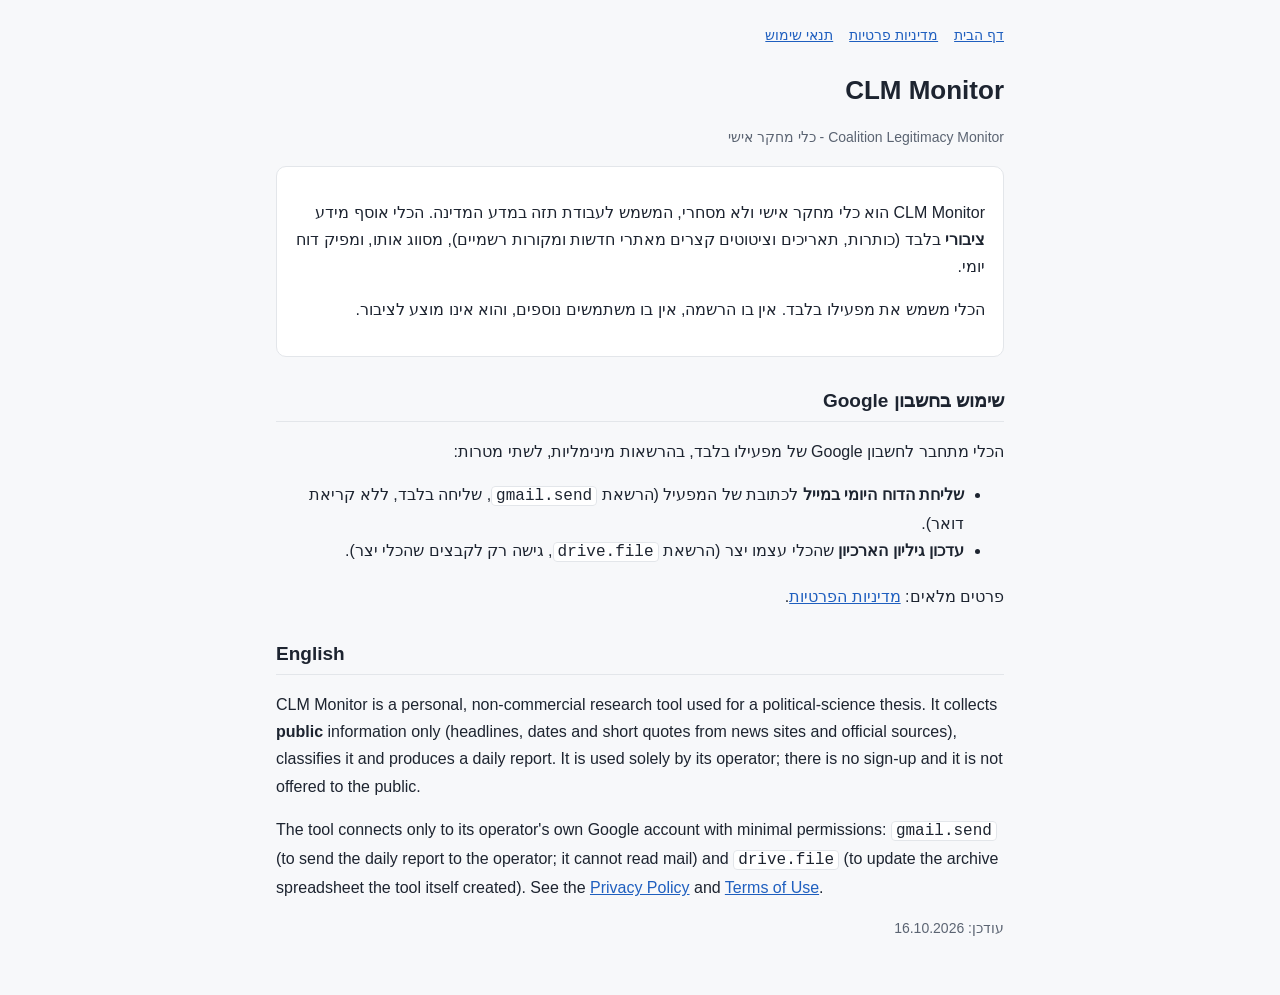
<file: index.html>
<!doctype html>
<html lang="he" dir="rtl">
<head>
<meta charset="utf-8">
<meta name="viewport" content="width=device-width, initial-scale=1">
<title>CLM Monitor</title>
<meta name="description" content="CLM Monitor - כלי מחקר אישי לניטור שיח פוליטי ציבורי">
<link rel="stylesheet" href="style.css?v=2">
</head>
<body>
<main>
<nav><a href="./">דף הבית</a><a href="privacy.html">מדיניות פרטיות</a><a href="terms.html">תנאי שימוש</a></nav>
<h1>CLM Monitor</h1>
<p class="muted">Coalition Legitimacy Monitor - כלי מחקר אישי</p>

<div class="card">
<p>CLM Monitor הוא כלי מחקר אישי ולא מסחרי, המשמש לעבודת תזה במדע המדינה. הכלי אוסף מידע <b>ציבורי</b> בלבד (כותרות, תאריכים וציטוטים קצרים מאתרי חדשות ומקורות רשמיים), מסווג אותו, ומפיק דוח יומי.</p>
<p>הכלי משמש את מפעילו בלבד. אין בו הרשמה, אין בו משתמשים נוספים, והוא אינו מוצע לציבור.</p>
</div>

<h2>שימוש בחשבון Google</h2>
<p>הכלי מתחבר לחשבון Google של מפעילו בלבד, בהרשאות מינימליות, לשתי מטרות:</p>
<ul>
<li><b>שליחת הדוח היומי במייל</b> לכתובת של המפעיל (הרשאת <code>gmail.send</code>, שליחה בלבד, ללא קריאת דואר).</li>
<li><b>עדכון גיליון הארכיון</b> שהכלי עצמו יצר (הרשאת <code>drive.file</code>, גישה רק לקבצים שהכלי יצר).</li>
</ul>
<p>פרטים מלאים: <a href="privacy.html">מדיניות הפרטיות</a>.</p>

<div class="en">
<h2>English</h2>
<p>CLM Monitor is a personal, non-commercial research tool used for a political-science thesis. It collects <b>public</b> information only (headlines, dates and short quotes from news sites and official sources), classifies it and produces a daily report. It is used solely by its operator; there is no sign-up and it is not offered to the public.</p>
<p>The tool connects only to its operator's own Google account with minimal permissions: <code>gmail.send</code> (to send the daily report to the operator; it cannot read mail) and <code>drive.file</code> (to update the archive spreadsheet the tool itself created). See the <a href="privacy.html">Privacy Policy</a> and <a href="terms.html">Terms of Use</a>.</p>
</div>
<p class="muted">עודכן: 16.10.2026</p>
</main>
</body>
</html>
</file>
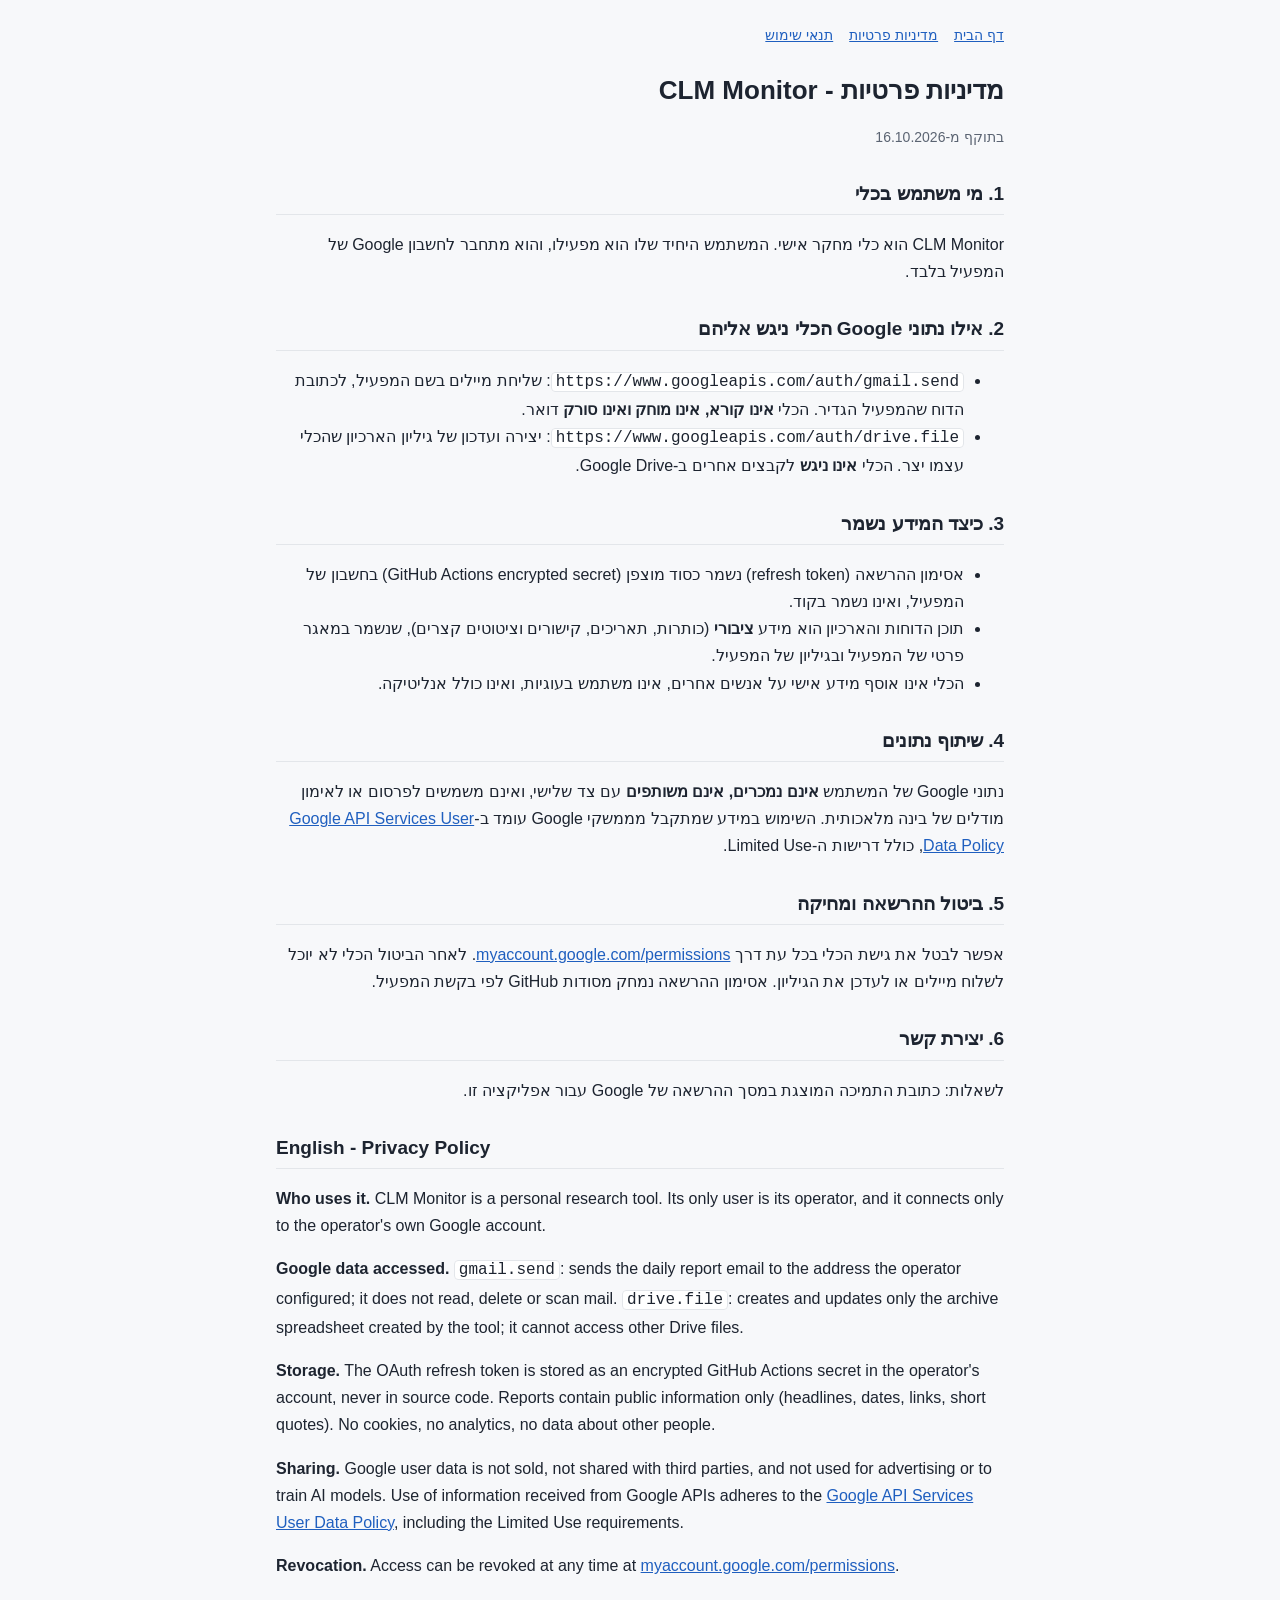
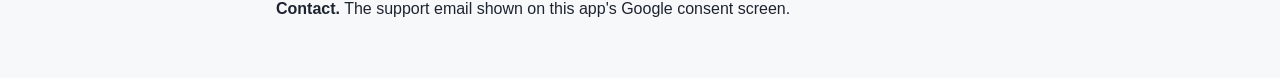
<file: privacy.html>
<!doctype html>
<html lang="he" dir="rtl">
<head>
<meta charset="utf-8">
<meta name="viewport" content="width=device-width, initial-scale=1">
<title>CLM Monitor - Privacy Policy</title>
<link rel="stylesheet" href="style.css?v=2">
</head>
<body>
<main>
<nav><a href="./">דף הבית</a><a href="privacy.html">מדיניות פרטיות</a><a href="terms.html">תנאי שימוש</a></nav>
<h1>מדיניות פרטיות - CLM Monitor</h1>
<p class="muted">בתוקף מ-16.10.2026</p>

<h2>1. מי משתמש בכלי</h2>
<p>CLM Monitor הוא כלי מחקר אישי. המשתמש היחיד שלו הוא מפעילו, והוא מתחבר לחשבון Google של המפעיל בלבד.</p>

<h2>2. אילו נתוני Google הכלי ניגש אליהם</h2>
<ul>
<li><code>https://www.googleapis.com/auth/gmail.send</code>: שליחת מיילים בשם המפעיל, לכתובת הדוח שהמפעיל הגדיר. הכלי <b>אינו קורא, אינו מוחק ואינו סורק</b> דואר.</li>
<li><code>https://www.googleapis.com/auth/drive.file</code>: יצירה ועדכון של גיליון הארכיון שהכלי עצמו יצר. הכלי <b>אינו ניגש</b> לקבצים אחרים ב-Google Drive.</li>
</ul>

<h2>3. כיצד המידע נשמר</h2>
<ul>
<li>אסימון ההרשאה (refresh token) נשמר כסוד מוצפן (GitHub Actions encrypted secret) בחשבון של המפעיל, ואינו נשמר בקוד.</li>
<li>תוכן הדוחות והארכיון הוא מידע <b>ציבורי</b> (כותרות, תאריכים, קישורים וציטוטים קצרים), שנשמר במאגר פרטי של המפעיל ובגיליון של המפעיל.</li>
<li>הכלי אינו אוסף מידע אישי על אנשים אחרים, אינו משתמש בעוגיות, ואינו כולל אנליטיקה.</li>
</ul>

<h2>4. שיתוף נתונים</h2>
<p>נתוני Google של המשתמש <b>אינם נמכרים, אינם משותפים</b> עם צד שלישי, ואינם משמשים לפרסום או לאימון מודלים של בינה מלאכותית. השימוש במידע שמתקבל מממשקי Google עומד ב-<a href="https://developers.google.com/terms/api-services-user-data-policy">Google API Services User Data Policy</a>, כולל דרישות ה-Limited Use.</p>

<h2>5. ביטול ההרשאה ומחיקה</h2>
<p>אפשר לבטל את גישת הכלי בכל עת דרך <a href="https://myaccount.google.com/permissions">myaccount.google.com/permissions</a>. לאחר הביטול הכלי לא יוכל לשלוח מיילים או לעדכן את הגיליון. אסימון ההרשאה נמחק מסודות GitHub לפי בקשת המפעיל.</p>

<h2>6. יצירת קשר</h2>
<p>לשאלות: כתובת התמיכה המוצגת במסך ההרשאה של Google עבור אפליקציה זו.</p>

<div class="en">
<h2>English - Privacy Policy</h2>
<p><b>Who uses it.</b> CLM Monitor is a personal research tool. Its only user is its operator, and it connects only to the operator's own Google account.</p>
<p><b>Google data accessed.</b> <code>gmail.send</code>: sends the daily report email to the address the operator configured; it does not read, delete or scan mail. <code>drive.file</code>: creates and updates only the archive spreadsheet created by the tool; it cannot access other Drive files.</p>
<p><b>Storage.</b> The OAuth refresh token is stored as an encrypted GitHub Actions secret in the operator's account, never in source code. Reports contain public information only (headlines, dates, links, short quotes). No cookies, no analytics, no data about other people.</p>
<p><b>Sharing.</b> Google user data is not sold, not shared with third parties, and not used for advertising or to train AI models. Use of information received from Google APIs adheres to the <a href="https://developers.google.com/terms/api-services-user-data-policy">Google API Services User Data Policy</a>, including the Limited Use requirements.</p>
<p><b>Revocation.</b> Access can be revoked at any time at <a href="https://myaccount.google.com/permissions">myaccount.google.com/permissions</a>.</p>
<p><b>Contact.</b> The support email shown on this app's Google consent screen.</p>
</div>
</main>
</body>
</html>
</file>
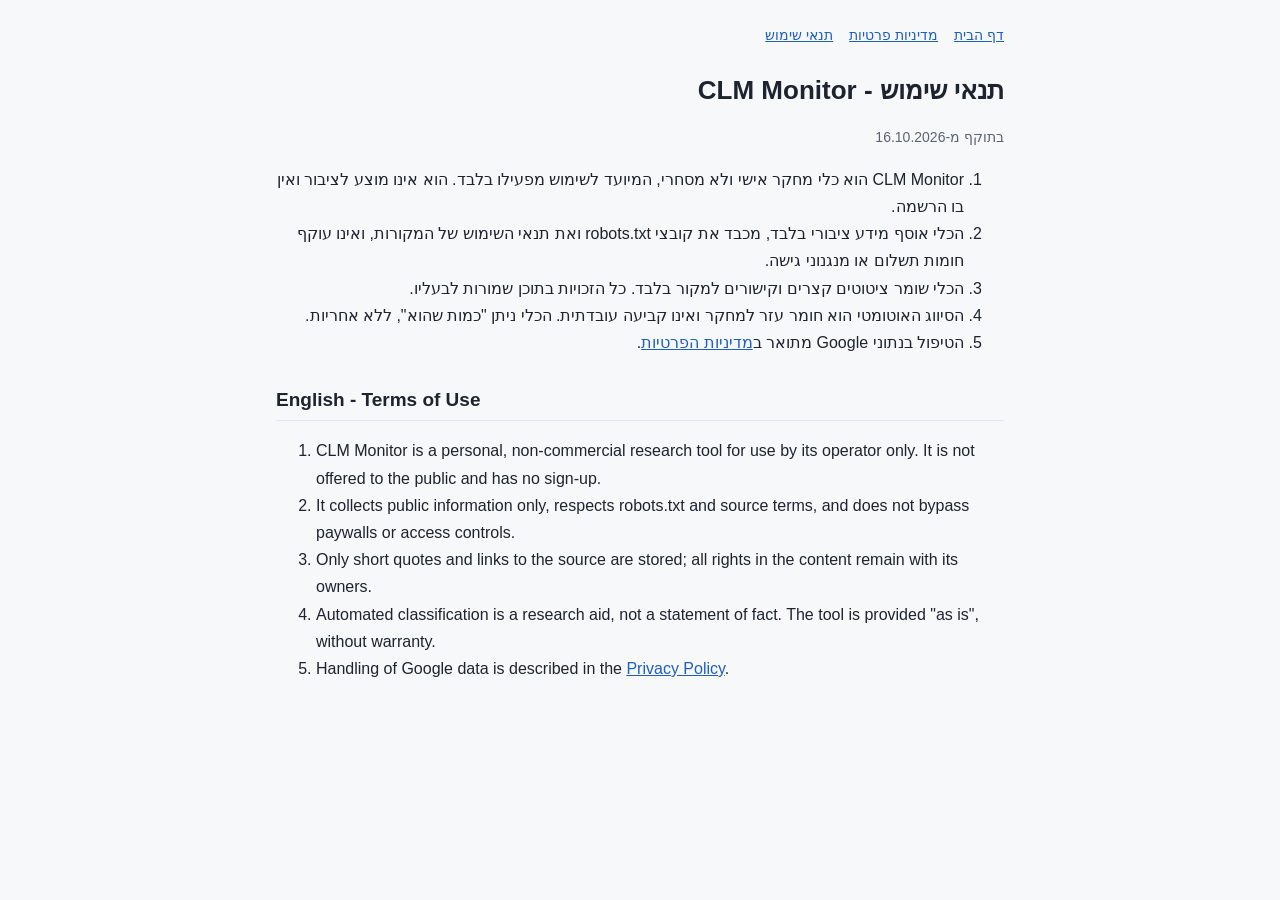
<file: terms.html>
<!doctype html>
<html lang="he" dir="rtl">
<head>
<meta charset="utf-8">
<meta name="viewport" content="width=device-width, initial-scale=1">
<title>CLM Monitor - Terms of Use</title>
<link rel="stylesheet" href="style.css?v=2">
</head>
<body>
<main>
<nav><a href="./">דף הבית</a><a href="privacy.html">מדיניות פרטיות</a><a href="terms.html">תנאי שימוש</a></nav>
<h1>תנאי שימוש - CLM Monitor</h1>
<p class="muted">בתוקף מ-16.10.2026</p>
<ol>
<li>CLM Monitor הוא כלי מחקר אישי ולא מסחרי, המיועד לשימוש מפעילו בלבד. הוא אינו מוצע לציבור ואין בו הרשמה.</li>
<li>הכלי אוסף מידע ציבורי בלבד, מכבד את קובצי robots.txt ואת תנאי השימוש של המקורות, ואינו עוקף חומות תשלום או מנגנוני גישה.</li>
<li>הכלי שומר ציטוטים קצרים וקישורים למקור בלבד. כל הזכויות בתוכן שמורות לבעליו.</li>
<li>הסיווג האוטומטי הוא חומר עזר למחקר ואינו קביעה עובדתית. הכלי ניתן "כמות שהוא", ללא אחריות.</li>
<li>הטיפול בנתוני Google מתואר ב<a href="privacy.html">מדיניות הפרטיות</a>.</li>
</ol>
<div class="en">
<h2>English - Terms of Use</h2>
<ol>
<li>CLM Monitor is a personal, non-commercial research tool for use by its operator only. It is not offered to the public and has no sign-up.</li>
<li>It collects public information only, respects robots.txt and source terms, and does not bypass paywalls or access controls.</li>
<li>Only short quotes and links to the source are stored; all rights in the content remain with its owners.</li>
<li>Automated classification is a research aid, not a statement of fact. The tool is provided "as is", without warranty.</li>
<li>Handling of Google data is described in the <a href="privacy.html">Privacy Policy</a>.</li>
</ol>
</div>
</main>
</body>
</html>
</file>
<file: style.css>
:root { --bg: #f7f8fa; --card: #ffffff; --ink: #1d2430; --muted: #5b6472; --line: #e3e6ea; --accent: #1f5fbf; }
@media (prefers-color-scheme: dark) { :root { --bg: #14171c; --card: #1d2128; --ink: #e6e9ee; --muted: #9aa3b0; --line: #2d333c; --accent: #7aa7ff; } }
* { box-sizing: border-box; }
body { margin: 0; background: var(--bg); color: var(--ink); font: 16px/1.7 Arial, "Segoe UI", Helvetica, sans-serif; }
main { max-width: 760px; margin: 0 auto; padding: 24px 16px 48px; }
nav { display: flex; gap: 16px; flex-wrap: wrap; font-size: 14px; margin-bottom: 20px; }
a { color: var(--accent); }
h1 { font-size: 26px; margin: 8px 0 4px; }
h2 { font-size: 19px; margin: 28px 0 6px; border-bottom: 1px solid var(--line); padding-bottom: 4px; }
.card { background: var(--card); border: 1px solid var(--line); border-radius: 10px; padding: 16px 18px; margin: 16px 0; }
.muted { color: var(--muted); font-size: 14px; }
code { overflow-wrap: anywhere; word-break: break-all; background: var(--card); border: 1px solid var(--line); border-radius: 4px; padding: 0 4px; }
.en { direction: ltr; text-align: left; }
</file>
